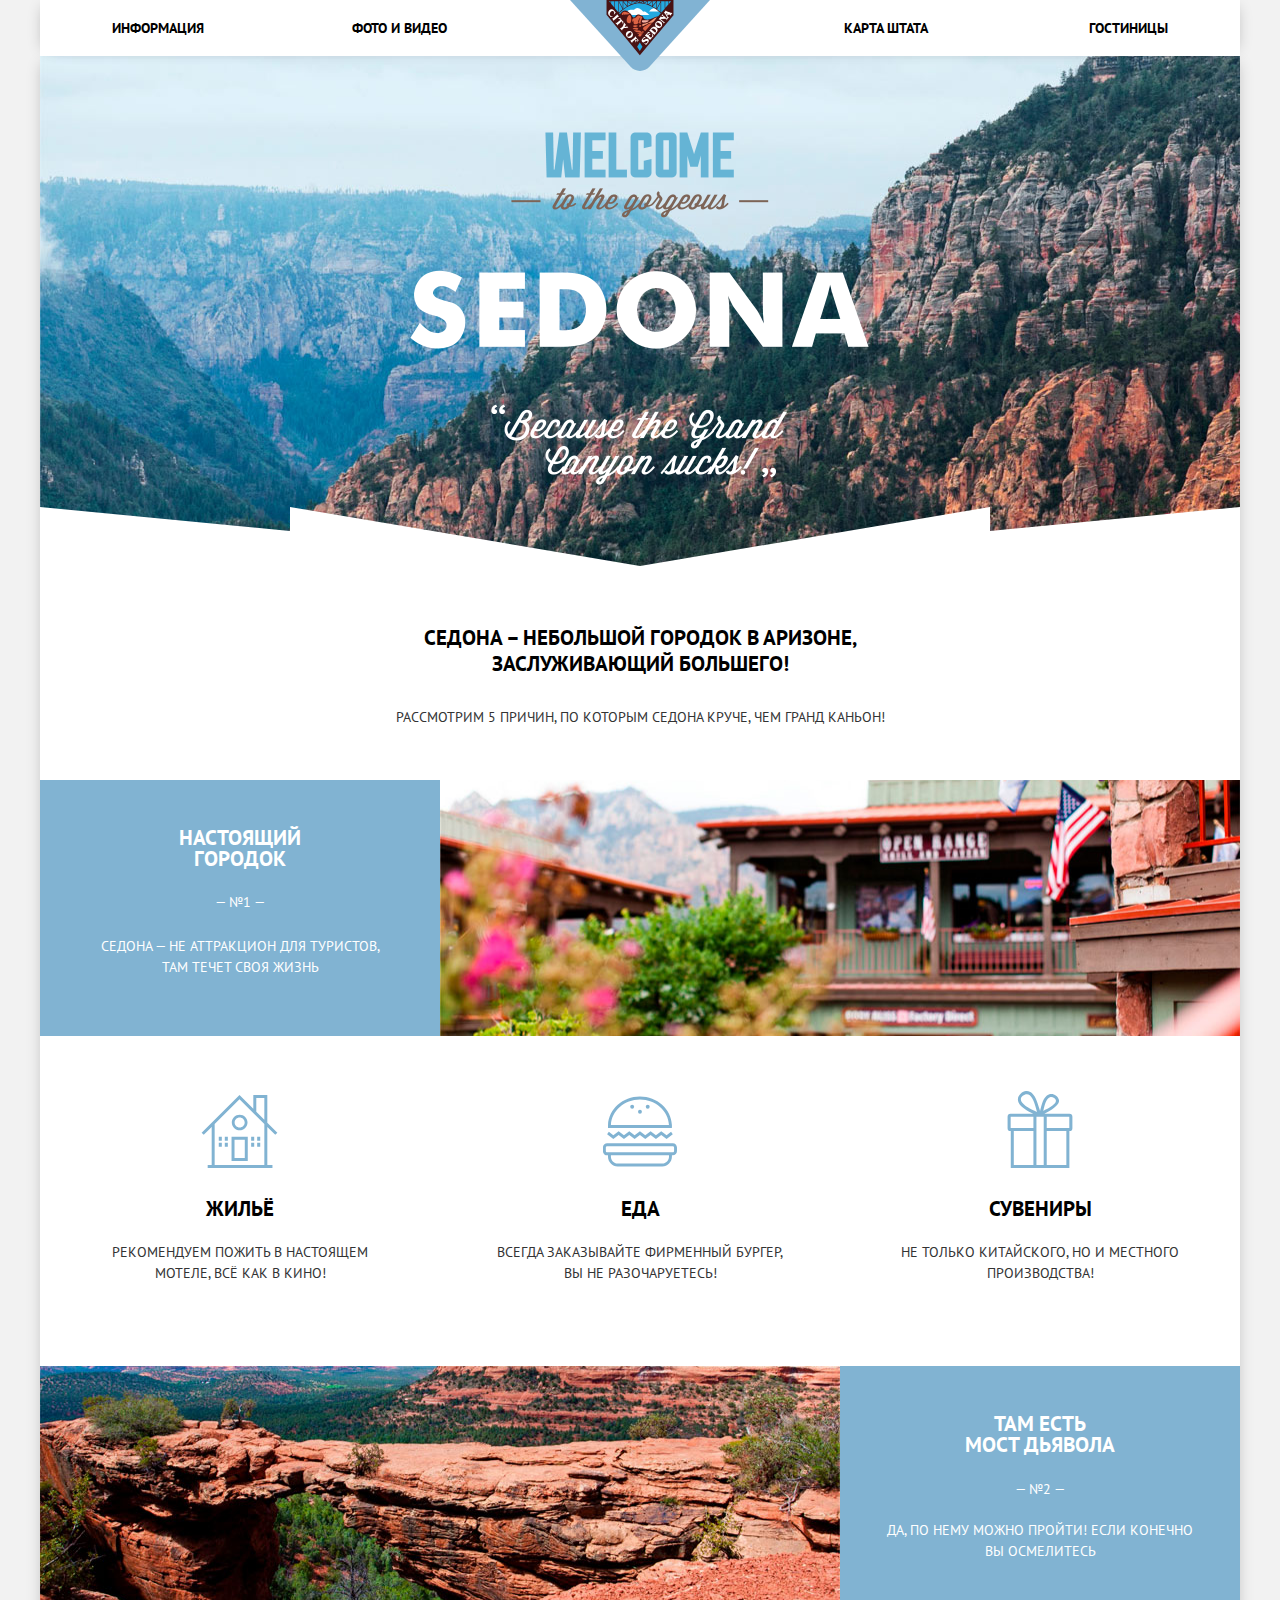
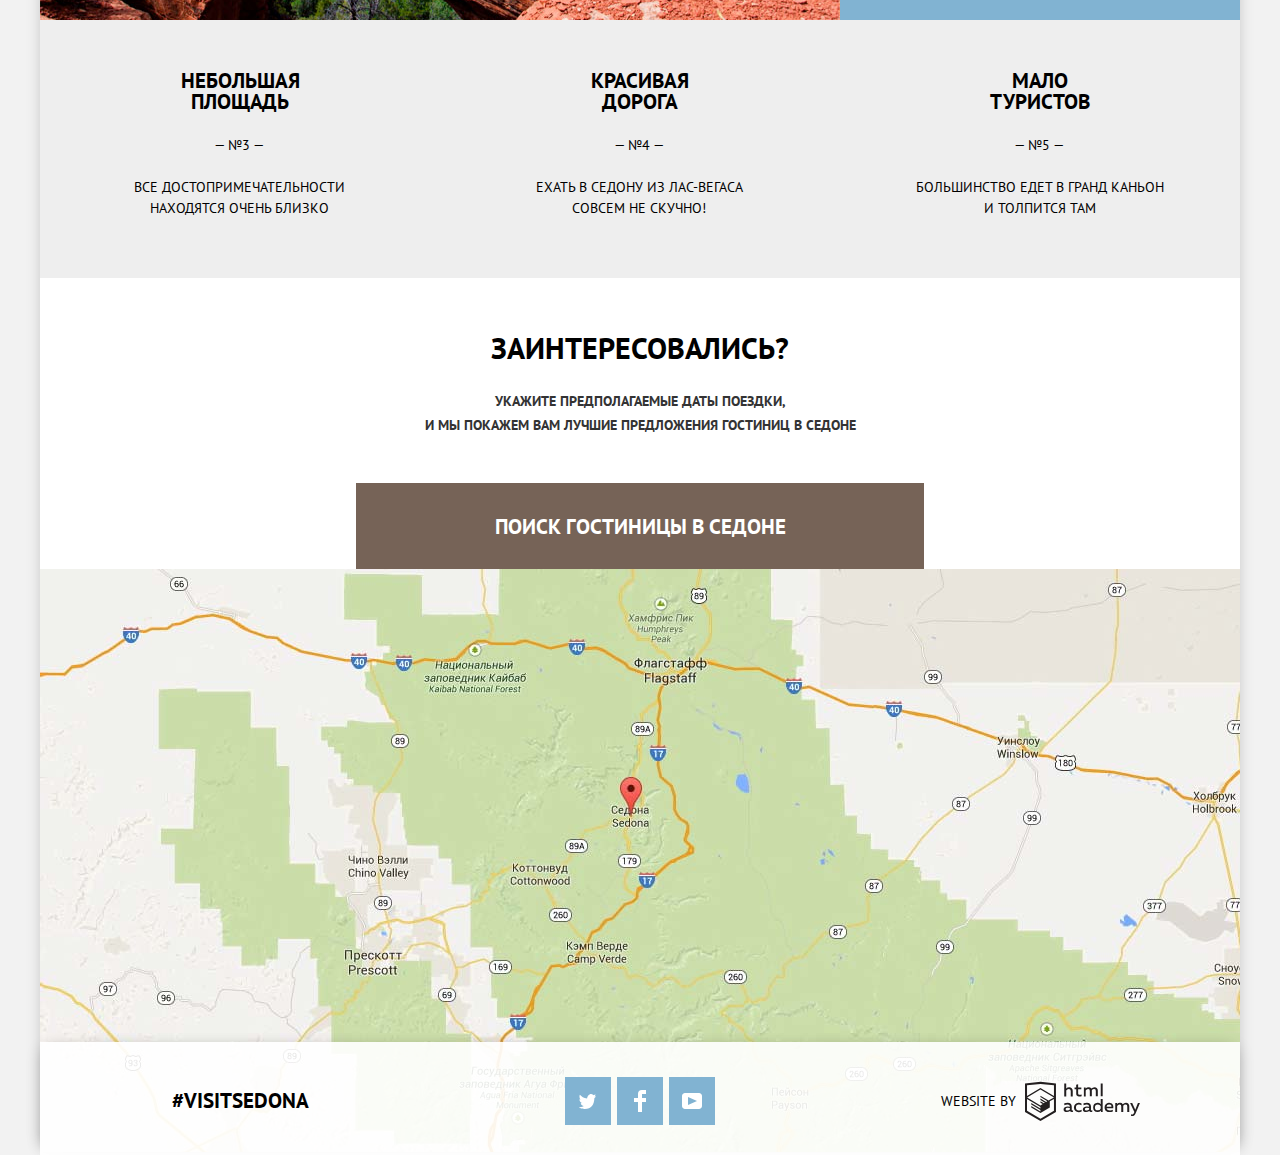
<file: index.html>
<!DOCTYPE html>
<html lang="ru">
  <head>
    <meta charset="utf-8">
    <title>HTML Academy: Седона</title>
    <link href="https://fonts.googleapis.com/css?family=PT+Sans:400,700&amp;subset=cyrillic" rel="stylesheet">
    <link rel="stylesheet" href="css/normalize.min.css">
    <link rel="stylesheet" href="css/style.min.css">
  </head>
  <body>
  	<header class="main-header">
  		<h1 class="visually-hidden">Поиск жилья в городе Седона.</h1>
  		<nav class="main-navigation">
  			<ul class="site-navigation">
  				<li class="header-left"><a href="#">Информация</a></li>
  				<li class="header-left"><a href="#">Фото и Видео</a></li>
  				<li class="header-right"><a href="#">Карта штата</a></li>
  				<li class="header-right"><a href="sedona-hotels.html">Гостиницы</a></li>
  			</ul>
  		</nav>
      <a class="header-logo">
        <img src="img/logo.svg" width="140" height="72" alt="Логотип Седона">
      </a>
  	</header>
  	<main class="container">
  		<section class="main-image">
  			<img src="img/welcome.png" width="459" height="353" alt="Welcom to Sedona">
  		</section>
  		<section class="information">
  			<h2 class="visually-hidden">Преимущества</h2>
  				<b>Седона – небольшой городок в Аризоне, заслуживающий большего!</b>
  				<p>Рассмотрим 5 причин, по которым Седона круче, чем гранд каньон!</p>
  		</section>
  		<section class="reasons reasons-blue">
  			<div class="reasons-item">
  				<h3>Настоящий городок</h3>
	  			<span>— №1 —</span>
	  			<p>Седона — не аттракцион для туристов, там течет своя жизнь</p>
  			</div>
  		</section>
  		<section class="reasons advantages">
  			<div class="advantages-item houses">
  				<h3>Жильё</h3>
		  		<p>Рекомендуем пожить в настоящем мотеле, всё как в кино!</p>
  			</div>
  			<div class="advantages-item food">
  				<h3>Еда</h3>
  				<p>Всегда заказывайте фирменный бургер, вы не разочаруетесь!</p>
  			</div>
  			<div class="advantages-item suvenires">
  				<h3>Сувениры</h3>
  				<p>Не только китайского, но и местного производства!</p>
  			</div>
  		</section>
  		<section class="reasons reasons-bridge">
  			<div class="reasons-item">
  				<h3 class="devel-bridge">Там есть<br>Мост дьявола</h3>
  				<span>— №2 —</span>
  				<p>Да, по нему можно пройти! Если конечно вы осмелитесь</p>
  			</div>
  		</section>
  		<section class="reasons reasons-item">
  			<div class="item-grey">
  				<h3>Небольшая площадь</h3>
  				<span>— №3 —</span>
  				<p>Все достопримечательности  находятся очень близко</p>
  			</div>
			 <div class="item-grey">
				<h3>Красивая дорога</h3>
  				<span>— №4 —</span>
  				<p>Ехать в Седону из Лас-Вегаса совсем не скучно!</p>
			 </div>
			 <div class="item-grey">
				<h3>Мало туристов</h3>
  				<span>— №5 —</span>
  				<p>Большинство едет в гранд каньон и толпится там</p>
			 </div>
  		</section>
  		<section class="search">
  			<b>Заинтересовались?</b>
  			<p>Укажите предполагаемые даты поездки,<br>
  			  и мы покажем вам лучшие предложения гостиниц в Седоне</p>
  			<a href="form.html" class="button-brown">Поиск гостиницы в Седоне</a>
  		</section>
  		<section class="navigation-form">
        <div class="map">
          <iframe src="https://www.google.com/maps/embed?pb=!1m18!1m12!1m3!1d529636.2709185176!2d-111.8824143899738!3d34.85158350286058!2m3!1f0!2f0!3f0!3m2!1i1024!2i768!4f13.1!3m3!1m2!1s0x872da132f942b00d%3A0x5548c523fa6c8efd!2z0KHQtdC00L7QvdCwLCDQkNGA0LjQt9C-0L3QsCA4NjMzNiwg0KHQqNCQ!5e0!3m2!1sru!2sru!4v1536679465255"></iframe>
        </div>
  			<div class="search-form">
  				<form action="https://echo.htmlacademy.ru" method="post">
  					<div class="data-in">
  						<label for="coming-form">Дата заезда:</label>
  			 			<input type="text" name="coming-date" id="coming-form" value="24 апреля 2017">
              <button type="button" class="calendar">
                <svg xmlns="http://www.w3.org/2000/svg" width="21" height="22" viewBox="0 0 21 22"><path d="M19.251 2.025h-2.845V.648c0-.381-.294-.689-.656-.689-.363 0-.656.308-.656.689v1.377h-3.938V.648c0-.381-.294-.689-.655-.689-.363 0-.657.308-.657.689v1.377H5.906V.648c0-.381-.294-.689-.656-.689-.363 0-.657.308-.657.689v1.377H1.75C.784 2.025 0 2.847 0 3.862v16.302C0 21.179.784 22 1.75 22h17.501c.966 0 1.749-.821 1.749-1.836V3.862c0-1.015-.783-1.837-1.749-1.837zm.437 18.139a.448.448 0 0 1-.437.459H1.75a.45.45 0 0 1-.438-.459V3.862a.45.45 0 0 1 .438-.459h2.844v1.378c0 .381.294.689.657.689.362 0 .656-.308.656-.689V3.403h3.938v1.378c0 .381.294.689.657.689.361 0 .655-.308.655-.689V3.403h3.938v1.378c0 .381.293.689.656.689.362 0 .656-.308.656-.689V3.403h2.845c.241 0 .437.206.437.459v16.302z"/><path d="M4.594 8.225h2.625v2.066H4.594zM4.594 11.668h2.625v2.067H4.594zM4.594 15.112h2.625v2.066H4.594zM9.188 15.112h2.625v2.066H9.188zM9.188 11.668h2.625v2.067H9.188zM9.188 8.225h2.625v2.066H9.188zM13.781 15.112h2.625v2.066h-2.625zM13.781 11.668h2.625v2.067h-2.625zM13.781 8.225h2.625v2.066h-2.625z"/></svg>
              </button>
  			 		</div>
  			 		<div class="data-out">
  			 			 <label for="leave-form">Дата выезда:</label>
  			 			<input type="text" name="leave-date" id="leave-form" value="4 июля 2017">
              <button type="button" class="calendar">
                <svg xmlns="http://www.w3.org/2000/svg" width="21" height="22" viewBox="0 0 21 22"><path d="M19.251 2.025h-2.845V.648c0-.381-.294-.689-.656-.689-.363 0-.656.308-.656.689v1.377h-3.938V.648c0-.381-.294-.689-.655-.689-.363 0-.657.308-.657.689v1.377H5.906V.648c0-.381-.294-.689-.656-.689-.363 0-.657.308-.657.689v1.377H1.75C.784 2.025 0 2.847 0 3.862v16.302C0 21.179.784 22 1.75 22h17.501c.966 0 1.749-.821 1.749-1.836V3.862c0-1.015-.783-1.837-1.749-1.837zm.437 18.139a.448.448 0 0 1-.437.459H1.75a.45.45 0 0 1-.438-.459V3.862a.45.45 0 0 1 .438-.459h2.844v1.378c0 .381.294.689.657.689.362 0 .656-.308.656-.689V3.403h3.938v1.378c0 .381.294.689.657.689.361 0 .655-.308.655-.689V3.403h3.938v1.378c0 .381.293.689.656.689.362 0 .656-.308.656-.689V3.403h2.845c.241 0 .437.206.437.459v16.302z"/><path d="M4.594 8.225h2.625v2.066H4.594zM4.594 11.668h2.625v2.067H4.594zM4.594 15.112h2.625v2.066H4.594zM9.188 15.112h2.625v2.066H9.188zM9.188 11.668h2.625v2.067H9.188zM9.188 8.225h2.625v2.066H9.188zM13.781 15.112h2.625v2.066h-2.625zM13.781 11.668h2.625v2.067h-2.625zM13.781 8.225h2.625v2.066h-2.625z"/></svg>
              </button>
  			 		</div>
            <div class="people-number">
    			 		<div class="adults">
    			 			<label for="adult-number-form">Взрослые:</label>
    			 			<button type="button">–</button>
    			 			<input type="text" name="adult-number" id="adult-number-form" value="2">
    			 			<button type="button">+</button>
    			 		</div>
    			 		<div class="children">
    			 			<label for="child-number-form">Дети:</label>
    			 			<button type="button">–</button>
    			 			<input type="text" name="child-number" id="child-number-form" value="0">
    			 			<button type="button">+</button>
    			 		</div>
            </div>
    			 	<div class="search-button">
              <button type="submit" class="button-blue">Найти</button>
    		 		</div>
  			 	</form>
  			</div>
  		</section>
  	</main>
  	<footer class="main-footer footer-index">
  		<div class="hashtag">
  			<a href="#">#visitsedona</a>
  		</div>
      <div class="footer-social">
        <ul class="social-icons">
          <li>
            <a class="social-button" href="#">
              <svg xmlns="http://www.w3.org/2000/svg" xmlns:xlink="http://www.w3.org/1999/xlink" x="0px" y="0px"
                 width="17px" height="15px" viewBox="0 0 17 15">
              <path fill="#FFFFFF" d="M10.95,0.144c1.685-0.496,2.984,0.27,3.577,1.179c0.673-0.231,1.331-0.481,2.011-0.708
              c-0.004,0.861-0.522,1.513-0.857,1.768c0.685,0.17,1.304-0.491,1.304-0.491c-0.169,1-1.006,1.788-1.563,2.024
              c-0.231,6.75-3.175,11.217-10.077,11.082c-0.522,0,0.075,0-0.446,0c-0.41,0-4.164-0.46-4.898-1.887
              c2.271,0.196,3.893-0.422,4.693-1.177c-0.96-0.3-2.679-0.477-2.979-2.95C2.064,9.09,2.279,9.212,2.905,9.103
              C1.705,8.247,0.374,7.53,0.448,5.33c0.285,0.328,1.067,0.536,1.34,0.472c-0.703-0.241-1.97-3.36-0.894-4.952
              c1.818,1.854,3.735,3.606,7.152,3.773C8.254,2.33,9.183,0.793,10.95,0.144z"/>
              </svg>
              <p class="visually-hidden">Follow me on Twitter</p>
            </a>
          </li>
          <li><a class="social-button" href="#">
            <svg xmlns="http://www.w3.org/2000/svg" width="12" height="22" viewBox="0 0 12 22"><path fill="#FFF" d="M12 4V0H8a4 4 0 0 0-4 4v4H0v4h4v10h4V12h4V8H8V4h4z"/></svg>
            <p class="visually-hidden">Follow me on Facebook</p></a>
          </li>
          <li><a class="social-button" href="#">
            <svg xmlns="http://www.w3.org/2000/svg" xmlns:xlink="http://www.w3.org/1999/xlink" x="0px" y="0px"
               width="20px" height="16px" viewBox="0 0 20 16" enable-background="new 0 0 20 16" xml:space="preserve">
            <path fill="#FFFFFF" d="M17,0H3C1.35,0,0,1.35,0,3v10c0,1.65,1.35,3,3,3h14c1.65,0,3-1.35,3-3V3C20,1.35,18.65,0,17,0z
               M6.027,11.998V4.002L15.014,8L6.027,11.998z"/>
            </svg>
            <p class="visually-hidden"> Follow me on YouTube</p></a>
          </li>
        </ul>
      </div>
  		<div class="footer-copyright">
        <a href="https://htmlacademy.ru/intensive/htmlcss" class="copyright-lan" target="_blank">
          Website by 
          <svg xmlns="http://www.w3.org/2000/svg"
           width="115px" height="41px" viewBox="0 0 108.08 36.85">
            <title>logo-htmlacademy-small1</title>
            <path d="M44.61,26.88a2,2,0,0,0,.55-0.1v1.33a3.25,3.25,0,0,1-1.18.21,1.67,1.67,0,0,1-1.67-1,4.84,4.84,0,0,1-3.14,1.08c-1.51,0-2.91-.83-2.91-2.55,0-2.13,2-2.79,3.71-2.79a11.08,11.08,0,0,1,2.17.25v-0.3c0-1-.76-1.77-2.19-1.77a7.42,7.42,0,0,0-3,.64v-1.7a10.21,10.21,0,0,1,3.19-.55c2.36,0,3.81,1.12,3.81,3.65v3a0.54,0.54,0,0,0,.49.59h0.17Zm-6.44-1.13A1.35,1.35,0,0,0,39.63,27h0.11a3.39,3.39,0,0,0,2.41-1V24.58a9.72,9.72,0,0,0-1.81-.21c-1,0-2.16.33-2.16,1.38h0Zm12.36-6.11a5,5,0,0,1,2.57.64V22a4.08,4.08,0,0,0-2.3-.7,2.75,2.75,0,1,0,0,5.49,5,5,0,0,0,2.43-.64v1.71a6.27,6.27,0,0,1-2.76.57A4.21,4.21,0,0,1,46,24.51q0-.21,0-0.41a4.32,4.32,0,0,1,4.18-4.46h0.38Zm12.17,7.24a2,2,0,0,0,.55-0.1v1.33a3.25,3.25,0,0,1-1.18.21,1.67,1.67,0,0,1-1.67-1,4.84,4.84,0,0,1-3.14,1.08c-1.51,0-2.91-.83-2.91-2.55,0-2.13,2-2.79,3.71-2.79a11.08,11.08,0,0,1,2.17.25v-0.3c0-1-.76-1.77-2.19-1.77a7.42,7.42,0,0,0-3,.64v-1.7a10.21,10.21,0,0,1,3.19-.55c2.36,0,3.81,1.12,3.81,3.65v3a0.54,0.54,0,0,0,.49.59h0.17Zm-6.44-1.13A1.35,1.35,0,0,0,57.73,27h0.11a3.39,3.39,0,0,0,2.41-1V24.58a9.72,9.72,0,0,0-1.81-.21c-1.06,0-2.16.33-2.16,1.38h0ZM73,16V28.2H71.35V26.88a3.88,3.88,0,0,1-3.19,1.54,4.4,4.4,0,0,1,0-8.78,3.81,3.81,0,0,1,3,1.3V16H73Zm-4.53,5.22a2.76,2.76,0,1,0,0,5.52A2.86,2.86,0,0,0,71.15,25V23A2.91,2.91,0,0,0,68.49,21.27ZM79,19.64c3.31,0,4.46,2.68,3.92,5.09H76.7c0.21,1.5,1.67,2.11,3.19,2.11a6.11,6.11,0,0,0,2.64-.59v1.6a7.14,7.14,0,0,1-3,.57C77,28.42,74.78,27,74.78,24a4.18,4.18,0,0,1,4-4.39H79Zm0.09,1.54a2.28,2.28,0,0,0-2.44,2.1v0.06H81.3A2,2,0,0,0,79.13,21.18Zm5.73,7V19.87h1.65v1a3.81,3.81,0,0,1,2.78-1.27A2.86,2.86,0,0,1,91.89,21a4.12,4.12,0,0,1,2.91-1.33A3.06,3.06,0,0,1,98,23V28.2h-1.9V23.05a1.59,1.59,0,0,0-1.42-1.75H94.42a2.8,2.8,0,0,0-2.07,1.12V28.2h-1.9V23.05A1.59,1.59,0,0,0,89,21.31H88.8a3,3,0,0,0-2.21,1.29v5.63H84.86Zm21.31-8.33h1.9l-3.91,9.46c-0.9,2.17-2.09,2.86-3.35,2.86a4.76,4.76,0,0,1-1.1-.14V30.46a2.86,2.86,0,0,0,.85.12c0.9,0,1.58-.64,2.07-1.9l0.17-.42-4-8.4h2l2.86,6.29ZM38.73,1.46V6.22a3.81,3.81,0,0,1,2.7-1.14,3.25,3.25,0,0,1,3.44,3.4v5.15H43V8.72a1.81,1.81,0,0,0-1.61-2h-0.3a2.93,2.93,0,0,0-2.32,1.39v5.52h-1.9V1.46h1.9ZM49.94,2.31v3h3V6.91h-3v3.81c0,1.1.5,1.46,1.58,1.46a4.49,4.49,0,0,0,1.69-.33v1.6A6.8,6.8,0,0,1,51,13.8a2.55,2.55,0,0,1-2.86-2.74V6.89H46.58V5.26h1.5V2.74Zm5.4,11.31V5.28H57v1A3.81,3.81,0,0,1,59.77,5a2.86,2.86,0,0,1,2.6,1.33A4.12,4.12,0,0,1,65.28,5,3.06,3.06,0,0,1,68.44,8.4v5.21h-1.9V8.46a1.59,1.59,0,0,0-1.42-1.75H64.89a2.8,2.8,0,0,0-2.07,1.12v5.78h-1.9V8.46A1.59,1.59,0,0,0,59.5,6.71H59.27A3,3,0,0,0,57.06,8v5.63H55.34ZM71.17,1.45H73V13.6H71.17V1.45ZM14.71,0H14.55L0,1.54V28.21l14.55,8.66,14.55-8.66V1.54Zm12.5,27.1L14.55,34.64,1.9,27.12V16.18l12.59,7.5V25L5.86,19.9v1.31l8.68,5.21v1.39L5.87,22.65V24l8.68,5.21,8.75-5.24V18.31L27.2,16V27.12Zm0-12.53-3.48,2-1.6,1L14.51,13v1.31L21,18.23H21l-0.14.09-1,.54-5.37-3.2V17l4.24,2.52-1,.67-3.2-1.9v1.31l2.1,1.24L14.5,22.1,2,14.65,14.51,7.11Zm0-1.32L14.49,5.76,1.91,13.25v-10L14.56,1.92,27.21,3.25v10h0Z" transform="translate(0 -0.02)" fill="#231f20"/>
          </svg>
        </a>
       </div>
  	</footer>
    <script src="js/script.min.js"></script>
  </body>
</html>
</file>
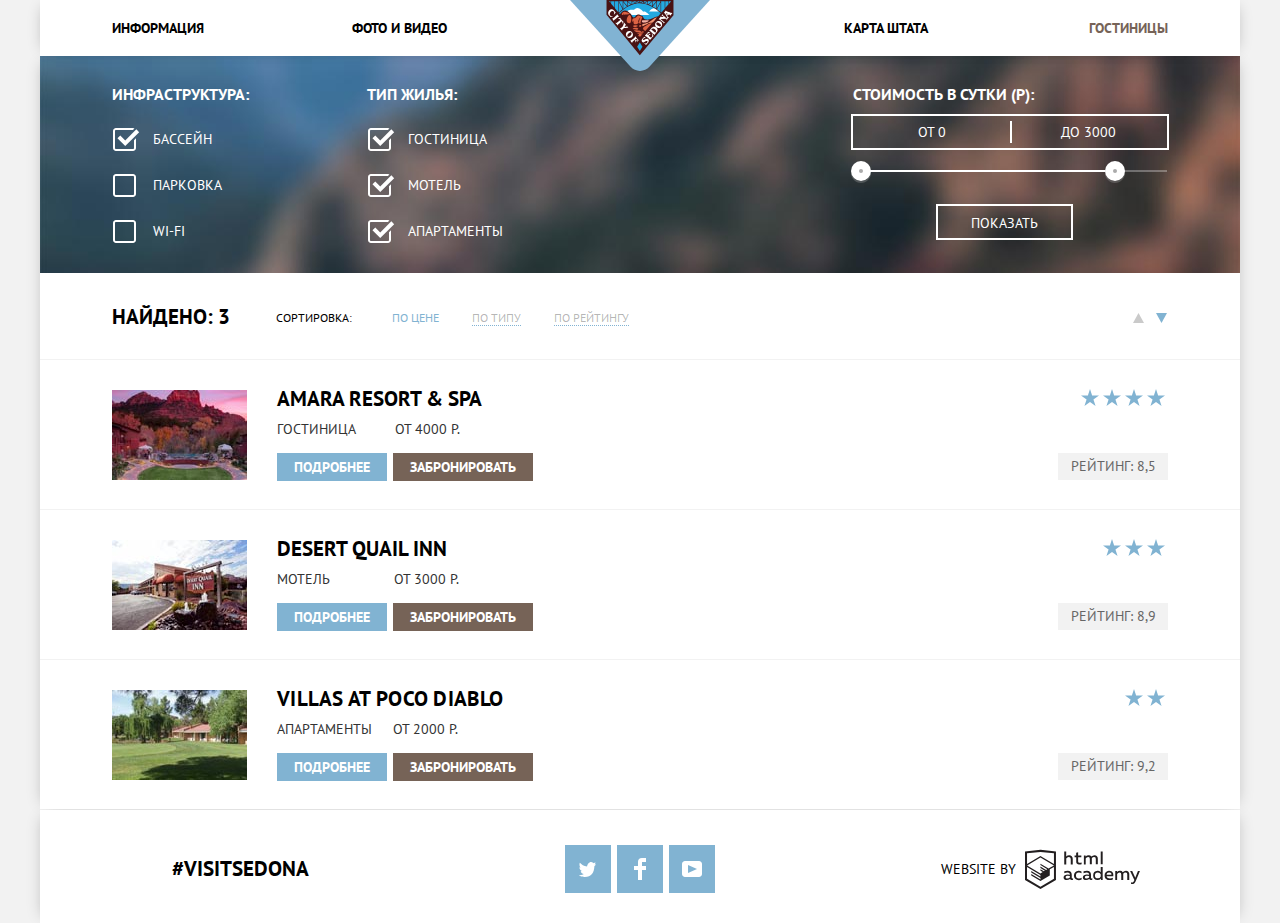
<file: sedona-hotels.html>
<!DOCTYPE html>
<html lang="ru">
  <head>
    <meta charset="utf-8">
    <title>HTML Academy: Седона</title>
    <link href="https://fonts.googleapis.com/css?family=PT+Sans:400,700&amp;subset=cyrillic" rel="stylesheet">
    <link rel="stylesheet" href="css/normalize.min.css">
    <link rel="stylesheet" href="css/style.min.css">
  </head>
  <body>
    <header class="main-header">
      <h1 class="visually-hidden">Поиск жилья в городе Седона.</h1>
      <nav class="main-navigation">
        <ul class="site-navigation">
          <li class="header-left"><a href="#">Информация</a></li>
          <li class="header-left"><a href="#">Фото и Видео</a></li>
          <li class="header-right"><a href="#">Карта штата</a></li>
          <li class="header-right"><a class="header-active">Гостиницы</a></li>
        </ul>
      </nav>
        <a href="index.html" class="header-logo">
          <img src="img/logo.svg" width="140" height="72" alt="Логотип Седона">
        </a>
    </header>
    <main class="container">
      <section class="hotel-search">
        <form action="https://echo.htmlacademy.ru" method="post">
          <div class="pluses-form">
              <h2>Инфраструктура:</h2>
              <label class="pool-checkbox" tabindex="1">
                <input type="checkbox" name="pool" id="pool-field" class="visually-hidden" checked>
                <span class="checkbox-indicator"></span>
                Бассейн
              </label>
              <label class="parking-checkbox" tabindex="1">
                <input type="checkbox" name="parking" id="parking-field" class="visually-hidden">
                <span class="checkbox-indicator"></span>
                Парковка
              </label>
              <label class="lan-checkbox" tabindex="1">
                <input type="checkbox" name="wi-fi" id="lan-field" class="visually-hidden">
                <span class="checkbox-indicator"></span>
                Wi-Fi
              </label>
          </div>
          <div class="type-form">
              <h2>Тип жилья:</h2>
              <label for="hotel-form" tabindex="1">
                <input type="checkbox" name="hotel" id="hotel-form" class="visually-hidden" checked>
                <span class="checkbox-indicator"></span>
                Гостиница
              </label>
              <label for="motel-form" tabindex="1">
                <input type="checkbox" name="motel" id="motel-form" class="visually-hidden" checked>
                <span class="checkbox-indicator"></span>
                Мотель
              </label>
              <label for="apartments-form" tabindex="1">
                <input type="checkbox" name="apartments" id="apartments-form" class="visually-hidden" checked>
                <span class="checkbox-indicator"></span>
                Апартаменты
              </label>
          </div>
          <div class="price-form">
            <h2>Стоимость в сутки (Р):</h2>
            <div class="price-number">
              <label class="left-item">
                От
                <input type="text" name="left-column" value="0">
              </label>
              <label class="right-item">
                До
                <input type="text" name="right-column" value="3000">
              </label>
            </div>
            <div class="range-control">
              <div class="scale">
                <div class="bar"></div>
              </div>
              <div class="range-toggle range-toggle-min"></div>
              <div class="range-toggle range-toggle-max"></div>
            </div>
            <button type="submit" class="form-button"><span>Показать</span></button>
          </div>
        </form>
      </section>
      <section class="navigation-form-hotels">
        <div class="count-form">
          <span>Найдено: 3</span>
        </div>
        <div class="sorting-form">
          <p>Сортировка:</p>
          <ul>
            <li><a href="#" class="active">По цене</a></li>
            <li><a href="#">По типу</a></li>
            <li><a href="#">По рейтингу</a></li>
          </ul>
        </div>
        <div class="rating-form">
          <ul>
            <li>
              <a href="#" class="up-list" >
                <svg xmlns="http://www.w3.org/2000/svg" width="11" height="10" viewBox="0 0 11 10"><path fill="#231F20" d="M5.5 0L0 10h11z"/></svg>
                <span class="visually-hidden">up</span>
              </a>
            </li>
            <li>
              <a href="#" class="down-list">
                <svg xmlns="http://www.w3.org/2000/svg" width="11" height="10" viewBox="0 0 11 10"><path fill="#231F20" d="M5.5 10L0 0h11"/></svg>
                <span class="visually-hidden">down</span>
              </a>
            </li>
          </ul>
        </div>
      </section>
      <section class="search-results">
        <article class="hotels">
          <div class="hotel-image">
            <img src="img/amara-resort.jpg" width="135" height="90" alt="amara resort photo">
          </div>
          <div class="hotel-info amara-resort">
            <h1><a href="#">Amara resort & spa</a></h1>
            <div class="price-info">
            <span>Гостиница</span>
            <span> от 4000 р.</span>
            </div>
            <div class="hotels-buttons">
            <a href="#" class="button-blue">Подробнее</a>
            <a href="#" class="button-brown">Забронировать</a>
            </div>
          </div>
          <div class="rating">
            <div class="amara-stars">
            </div>
            <div class="hotel-rating">
              <span>Рейтинг: 8,5</span>
            </div>
          </div>
        </article>
        <article class="hotels">
          <div class="hotel-image">
            <img src="img/desert-inn.jpg" width="135" height="90" alt="Desert quail фото">
          </div>
          <div class="hotel-info desert-inn">
            <h1><a href="#">Desert quail inn</a></h1>
            <div class="price-info">
              <span class="">Мотель</span>
              <span> от 3000 р.</span>
            </div>
            <div class="hotels-buttons">
              <a href="#" class="button-blue">Подробнее</a>
              <a href="#" class="button-brown">Забронировать</a>
            </div>
          </div>
          <div class="rating">
            <div class="desert-stars">
            </div>
            <div class="hotel-rating">
              <span>Рейтинг: 8,9</span>
            </div>
          </div> 
        </article>
        <article class="hotels">
          <div class="hotel-image">
            <img src="img/pocco-diablo.jpg" width="135" height="90" alt="Villas at Poco Diablo фото">
          </div>
          <div class="hotel-info pocco-diablo">
            <h1><a href="#">Villas at Poco Diablo</a></h1>
            <div class="price-info">
              <span>Апартаменты</span>
              <span> от 2000 р.</span>
            </div>
            <div class="hotels-buttons">
              <a href="#" class="button-blue">Подробнее</a>
              <a href="#" class="button-brown">Забронировать</a>
            </div>
          </div>
          <div class="rating">
            <div class="pocco-stars">
            </div>
            <div class="hotel-rating">
              <span>Рейтинг: 9,2</span>
            </div>
          </div>
        </article>
      </section>
    </main>
    <footer class="main-footer footer-hotels">
      <div class="hashtag">
        <a href="#">#visitsedona</a>
      </div>
      <div class="footer-social">
       <ul class="social-icons">
          <li>
            <a class="social-button" href="#">
              <svg xmlns="http://www.w3.org/2000/svg" xmlns:xlink="http://www.w3.org/1999/xlink" x="0px" y="0px"
                 width="17px" height="15px" viewBox="0 0 17 15" enable-background="new 0 0 17 15" xml:space="preserve">
              <path fill="#FFFFFF" d="M10.95,0.144c1.685-0.496,2.984,0.27,3.577,1.179c0.673-0.231,1.331-0.481,2.011-0.708
              c-0.004,0.861-0.522,1.513-0.857,1.768c0.685,0.17,1.304-0.491,1.304-0.491c-0.169,1-1.006,1.788-1.563,2.024
              c-0.231,6.75-3.175,11.217-10.077,11.082c-0.522,0,0.075,0-0.446,0c-0.41,0-4.164-0.46-4.898-1.887
              c2.271,0.196,3.893-0.422,4.693-1.177c-0.96-0.3-2.679-0.477-2.979-2.95C2.064,9.09,2.279,9.212,2.905,9.103
              C1.705,8.247,0.374,7.53,0.448,5.33c0.285,0.328,1.067,0.536,1.34,0.472c-0.703-0.241-1.97-3.36-0.894-4.952
              c1.818,1.854,3.735,3.606,7.152,3.773C8.254,2.33,9.183,0.793,10.95,0.144z"/>
              </svg>
              <p class="visually-hidden">Follow me on Twitter</p>
            </a>
          </li>
          <li>
            <a class="social-button" href="#">
            <svg xmlns="http://www.w3.org/2000/svg" width="12" height="22" viewBox="0 0 12 22"><path fill="#FFF" d="M12 4V0H8a4 4 0 0 0-4 4v4H0v4h4v10h4V12h4V8H8V4h4z"/></svg>
            <p class="visually-hidden">Follow me on Facebook</p></a>
          </li>
          <li>
            <a class="social-button" href="#">
            <svg xmlns="http://www.w3.org/2000/svg" xmlns:xlink="http://www.w3.org/1999/xlink" x="0px" y="0px"
               width="20px" height="16px" viewBox="0 0 20 16" enable-background="new 0 0 20 16" xml:space="preserve">
            <path fill="#FFFFFF" d="M17,0H3C1.35,0,0,1.35,0,3v10c0,1.65,1.35,3,3,3h14c1.65,0,3-1.35,3-3V3C20,1.35,18.65,0,17,0z
               M6.027,11.998V4.002L15.014,8L6.027,11.998z"/>
            </svg>
            <p class="visually-hidden"> Follow me on YouTube</p></a>
          </li>
        </ul>
      </div>
      <div class="footer-copyright">
        <a href="https://htmlacademy.ru/intensive/htmlcss" class="copyright-lan" target="_blank">
          <span>Website by</span> 
          <svg xmlns="http://www.w3.org/2000/svg"
           width="115px" height="41px" viewBox="0 0 108.08 36.85"><title>logo-htmlacademy-small1</title><path d="M44.61,26.88a2,2,0,0,0,.55-0.1v1.33a3.25,3.25,0,0,1-1.18.21,1.67,1.67,0,0,1-1.67-1,4.84,4.84,0,0,1-3.14,1.08c-1.51,0-2.91-.83-2.91-2.55,0-2.13,2-2.79,3.71-2.79a11.08,11.08,0,0,1,2.17.25v-0.3c0-1-.76-1.77-2.19-1.77a7.42,7.42,0,0,0-3,.64v-1.7a10.21,10.21,0,0,1,3.19-.55c2.36,0,3.81,1.12,3.81,3.65v3a0.54,0.54,0,0,0,.49.59h0.17Zm-6.44-1.13A1.35,1.35,0,0,0,39.63,27h0.11a3.39,3.39,0,0,0,2.41-1V24.58a9.72,9.72,0,0,0-1.81-.21c-1,0-2.16.33-2.16,1.38h0Zm12.36-6.11a5,5,0,0,1,2.57.64V22a4.08,4.08,0,0,0-2.3-.7,2.75,2.75,0,1,0,0,5.49,5,5,0,0,0,2.43-.64v1.71a6.27,6.27,0,0,1-2.76.57A4.21,4.21,0,0,1,46,24.51q0-.21,0-0.41a4.32,4.32,0,0,1,4.18-4.46h0.38Zm12.17,7.24a2,2,0,0,0,.55-0.1v1.33a3.25,3.25,0,0,1-1.18.21,1.67,1.67,0,0,1-1.67-1,4.84,4.84,0,0,1-3.14,1.08c-1.51,0-2.91-.83-2.91-2.55,0-2.13,2-2.79,3.71-2.79a11.08,11.08,0,0,1,2.17.25v-0.3c0-1-.76-1.77-2.19-1.77a7.42,7.42,0,0,0-3,.64v-1.7a10.21,10.21,0,0,1,3.19-.55c2.36,0,3.81,1.12,3.81,3.65v3a0.54,0.54,0,0,0,.49.59h0.17Zm-6.44-1.13A1.35,1.35,0,0,0,57.73,27h0.11a3.39,3.39,0,0,0,2.41-1V24.58a9.72,9.72,0,0,0-1.81-.21c-1.06,0-2.16.33-2.16,1.38h0ZM73,16V28.2H71.35V26.88a3.88,3.88,0,0,1-3.19,1.54,4.4,4.4,0,0,1,0-8.78,3.81,3.81,0,0,1,3,1.3V16H73Zm-4.53,5.22a2.76,2.76,0,1,0,0,5.52A2.86,2.86,0,0,0,71.15,25V23A2.91,2.91,0,0,0,68.49,21.27ZM79,19.64c3.31,0,4.46,2.68,3.92,5.09H76.7c0.21,1.5,1.67,2.11,3.19,2.11a6.11,6.11,0,0,0,2.64-.59v1.6a7.14,7.14,0,0,1-3,.57C77,28.42,74.78,27,74.78,24a4.18,4.18,0,0,1,4-4.39H79Zm0.09,1.54a2.28,2.28,0,0,0-2.44,2.1v0.06H81.3A2,2,0,0,0,79.13,21.18Zm5.73,7V19.87h1.65v1a3.81,3.81,0,0,1,2.78-1.27A2.86,2.86,0,0,1,91.89,21a4.12,4.12,0,0,1,2.91-1.33A3.06,3.06,0,0,1,98,23V28.2h-1.9V23.05a1.59,1.59,0,0,0-1.42-1.75H94.42a2.8,2.8,0,0,0-2.07,1.12V28.2h-1.9V23.05A1.59,1.59,0,0,0,89,21.31H88.8a3,3,0,0,0-2.21,1.29v5.63H84.86Zm21.31-8.33h1.9l-3.91,9.46c-0.9,2.17-2.09,2.86-3.35,2.86a4.76,4.76,0,0,1-1.1-.14V30.46a2.86,2.86,0,0,0,.85.12c0.9,0,1.58-.64,2.07-1.9l0.17-.42-4-8.4h2l2.86,6.29ZM38.73,1.46V6.22a3.81,3.81,0,0,1,2.7-1.14,3.25,3.25,0,0,1,3.44,3.4v5.15H43V8.72a1.81,1.81,0,0,0-1.61-2h-0.3a2.93,2.93,0,0,0-2.32,1.39v5.52h-1.9V1.46h1.9ZM49.94,2.31v3h3V6.91h-3v3.81c0,1.1.5,1.46,1.58,1.46a4.49,4.49,0,0,0,1.69-.33v1.6A6.8,6.8,0,0,1,51,13.8a2.55,2.55,0,0,1-2.86-2.74V6.89H46.58V5.26h1.5V2.74Zm5.4,11.31V5.28H57v1A3.81,3.81,0,0,1,59.77,5a2.86,2.86,0,0,1,2.6,1.33A4.12,4.12,0,0,1,65.28,5,3.06,3.06,0,0,1,68.44,8.4v5.21h-1.9V8.46a1.59,1.59,0,0,0-1.42-1.75H64.89a2.8,2.8,0,0,0-2.07,1.12v5.78h-1.9V8.46A1.59,1.59,0,0,0,59.5,6.71H59.27A3,3,0,0,0,57.06,8v5.63H55.34ZM71.17,1.45H73V13.6H71.17V1.45ZM14.71,0H14.55L0,1.54V28.21l14.55,8.66,14.55-8.66V1.54Zm12.5,27.1L14.55,34.64,1.9,27.12V16.18l12.59,7.5V25L5.86,19.9v1.31l8.68,5.21v1.39L5.87,22.65V24l8.68,5.21,8.75-5.24V18.31L27.2,16V27.12Zm0-12.53-3.48,2-1.6,1L14.51,13v1.31L21,18.23H21l-0.14.09-1,.54-5.37-3.2V17l4.24,2.52-1,.67-3.2-1.9v1.31l2.1,1.24L14.5,22.1,2,14.65,14.51,7.11Zm0-1.32L14.49,5.76,1.91,13.25v-10L14.56,1.92,27.21,3.25v10h0Z" transform="translate(0 -0.02)" fill="#231f20"/></svg>
        </a>
       </div>
    </footer>
  </body>
</html>
</file>
<file: css/style.min.css>
html{-webkit-box-sizing:border-box;box-sizing:border-box}
*,::before,::after{-webkit-box-sizing:inherit;box-sizing:inherit}
body{margin:0 auto;padding:0;font-family:"PT Sans",Arial,sans-serif;font-size:14px;line-height:26px;font-weight:700;color:#000;text-transform:uppercase;background-color:#f2f2f2}
a{text-decoration:none}
img{max-width:100%;height:auto}
.visually-hidden:not(:focus):not(:active),input[type="checkbox"].visually-hidden,input[type="radio"].visually-hidden{position:absolute;width:1px;height:1px;margin:-1px;border:0;padding:0;clip:rect(0 0 0 0);overflow:hidden}
.main-header{position:relative;width:1200px;padding:0;margin:0 auto;background-color:#fff;-webkit-box-shadow:5px 0 15px -7px rgba(0,1,1,0.2),-5px 0 15px -7px rgba(0,1,1,0.2);box-shadow:5px 0 15px -7px rgba(0,1,1,0.2),-5px 0 15px -7px rgba(0,1,1,0.2)}
.main-header .header-logo{position:absolute;top:0;left:50%;margin-left:-70px}
.main-navigation{color:#000;width:1200px;padding:0;margin:0 auto;display:-webkit-box;display:-ms-flexbox;display:flex;-webkit-box-orient:horizontal;-webkit-box-direction:normal;-ms-flex-direction:row;flex-direction:row}
.main-navigation .site-navigation{list-style:none;width:1200px;margin:0 auto;padding:0;display:-webkit-box;display:-ms-flexbox;display:flex}
.site-navigation li{width:240px;margin-top:15px;margin-bottom:15px}
.site-navigation a{width:240px;color:#000}
.header-left{text-align:left;padding-left:72px}
.header-right{text-align:right;padding-right:72px}
.header-left:nth-child(2){margin-right:240px}
.site-navigation .header-active{color:#766357}
.site-navigation a:not(.header-active):hover,.site-navigation a:not(.header-active):focus{color:#81b3d2}
.site-navigation a:not(.header-active):active{color:rgba(225,225,225,0.9)}
.container{width:1200px;margin:0 auto;padding:0;-webkit-box-shadow:5px 0 15px -7px rgba(0,1,1,0.2),-5px 0 15px -7px rgba(0,1,1,0.2);box-shadow:5px 0 15px -7px rgba(0,1,1,0.2),-5px 0 15px -7px rgba(0,1,1,0.2)}
.container .main-image{font-size:0;line-height:0;background-color:#eee;background-image:url(../img/polygon.svg),url(../img/background-photo.jpg);background-position:bottom left,top 21% left;background-repeat:no-repeat;width:1200px;min-height:400px;margin:0 auto;padding:0;-webkit-box-align:center;-ms-flex-align:center;align-items:center}
.main-image img{margin:76px 371px 81px 370px}
.information{display:block;width:1200px;margin:0 auto;padding-top:59px;padding-bottom:50px;background-color:#fff;text-align:center}
.information b{display:block;margin-bottom:27px;margin-left:380px;margin-right:380px;font-size:21px;text-align:center}
.information p{margin:0;color:#333;font-weight:400}
.reasons{padding:0;margin:0 auto;margin-top:auto;width:1200px;display:-webkit-box;display:-ms-flexbox;display:flex;-webkit-box-pack:justify;-ms-flex-pack:justify;justify-content:space-between;-webkit-box-align:stretch;-ms-flex-align:stretch;align-items:stretch;position:relative;z-index:500}
.reasons-blue,.reasons-bridge{background-color:#81b3d2}
.reasons-blue .reasons-item{width:400px;margin:0 auto;color:#fff;background-color:#81b3d2;text-align:center;padding:47px 60px 58px}
.reasons-bridge .reasons-item{width:400px;margin:0 auto;color:#fff;background-color:#81b3d2;text-align:center;padding:47px 42px 58px}
.reasons-blue::after{content:"";width:800px;margin:0;padding:0;background-color:#81b3d2;background-image:url(../img/city.jpg);background-repeat:no-repeat;background-position:left bottom 46%;font-size:0;line-height:0}
.reasons-bridge::before{content:"";width:800px;margin:0;padding:0;background-color:#81b3d2;background-image:url(../img/canyon.jpg);background-repeat:no-repeat;background-position:left top 52%;font-size:0;line-height:0}
.reasons-item h3{font-size:21px;line-height:21px;margin:0 79px 20px}
.reasons-item .devel-bridge{margin:0 65px 21px}
.reasons-item span{font-size:14px;line-height:21px;font-weight:400}
.reasons-item p{margin:0;margin-top:21px;font-size:14px;line-height:21px;font-weight:400}
.reasons-bridge p{margin-top:18px}
.advantages{background-color:#fff;text-align:center}
.advantages-item:not(.suvenires){width:400px;padding:59px 50px 82px}
.suvenires{width:400px;padding:55px 50px 82px}
.advantages-item h3{font-size:21px;line-height:21px;margin-top:0;margin-bottom:23px;padding:0}
.advantages-item p{color:#333;line-height:21px;font-weight:400;margin:0 auto;padding:0}
.houses::before{content:" ";display:block;width:77px;height:73px;background:url(../img/icons/icon-1.svg) no-repeat;background-size:77px 73px;margin:0 113px 30px 111px}
.food::before{content:" ";display:block;width:74px;height:73px;background:url(../img/icons/icon-3.svg) no-repeat;background-size:74px 73px;margin:0 113px 30px}
.suvenires::before{content:" ";display:block;width:74px;height:77px;background:url(../img/icons/icon-2.svg) no-repeat;background-size:74px 77px;margin:0 113px 30px}
.reasons-item .item-grey{background-color:#eee;text-align:center;width:400px;padding:50px 58px 59px 55px}
.item-grey h3{margin:0 79px 20px 82px}
.item-grey p{margin:0;margin-top:19px;padding-left:13px;padding-right:12px}
.item-grey:last-child p{padding-left:16px;padding-right:13px}
.search{background-color:#fff;text-align:center;width:1200px;margin:0 auto;display:-webkit-box;display:-ms-flexbox;display:flex;-webkit-box-orient:vertical;-webkit-box-direction:normal;-ms-flex-direction:column;flex-direction:column;-webkit-box-align:center;-ms-flex-align:center;align-items:center;position:relative;z-index:500;padding:52px 380px 0}
.search b{font-size:30px;line-height:36px;margin-bottom:23px}
.search p{color:#333;line-height:24px;margin-top:0;margin-bottom:46px}
.button-brown{color:#fff;text-transform:uppercase;background-color:#766357}
.search .button-brown{width:568px;height:86px;padding-top:31px;text-align:center;font-size:21px;font-weight:inherit;outline:none}
.search .button-brown:hover,.search .button-brown:focus{background-color:#604e43}
.search .button-brown:active{color:rgba(2555,255,255,0.3);background-color:#503e33}
.navigation-form{margin:0 auto;padding:0;width:1200px;display:-webkit-box;display:-ms-flexbox;display:flex;-webkit-box-orient:vertical;-webkit-box-direction:normal;-ms-flex-direction:column;flex-direction:column;-webkit-box-align:center;-ms-flex-align:center;align-items:center;position:relative}
.search-form{background-color:#fff;width:568px;display:-webkit-box;display:-ms-flexbox;display:flex;-webkit-box-orient:vertical;-webkit-box-direction:normal;-ms-flex-direction:column;flex-direction:column;-ms-flex-wrap:nowrap;flex-wrap:nowrap;position:absolute;top:0;left:316px;-webkit-animation-name:slide-open;animation-name:slide-open;-webkit-animation-duration:.6s;animation-duration:.6s;-webkit-animation-timing-function:ease;animation-timing-function:ease;padding:55px}
.modal-hide{display:none}
@-webkit-keyframes slide-open {
0%{-webkit-transform:translateY(-100%);transform:translateY(-100%)}
50%{-webkit-transform:translateY(8%);transform:translateY(8%)}
65%{-webkit-transform:translateY(-4%);transform:translateY(-4%)}
80%{-webkit-transform:translateY(4%);transform:translateY(4%)}
95%{-webkit-transform:translateY(-2%);transform:translateY(-2%)}
100%{-webkit-transform:translateY(0%);transform:translateY(0%)}
}
@keyframes slide-open {
0%{-webkit-transform:translateY(-100%);transform:translateY(-100%)}
50%{-webkit-transform:translateY(8%);transform:translateY(8%)}
65%{-webkit-transform:translateY(-4%);transform:translateY(-4%)}
80%{-webkit-transform:translateY(4%);transform:translateY(4%)}
95%{-webkit-transform:translateY(-2%);transform:translateY(-2%)}
100%{-webkit-transform:translateY(0%);transform:translateY(0%)}
}
@-webkit-keyframes error-shake {
0%,100%{-webkit-transform:translateY(0);transform:translateY(0)}
10%,30%,50%,70%,90%{-webkit-transform:translateY(-5px);transform:translateY(-5px)}
20%,40%,60%,80%{-webkit-transform:translateX(5px);transform:translateX(5px)}
}
@keyframes error-shake {
0%,100%{-webkit-transform:translateY(0);transform:translateY(0)}
10%,30%,50%,70%,90%{-webkit-transform:translateY(-5px);transform:translateY(-5px)}
20%,40%,60%,80%{-webkit-transform:translateX(5px);transform:translateX(5px)}
}
.search-form input{-webkit-box-sizing:border-box;box-sizing:border-box;font-family:inherit;font-size:14px;line-height:26px;font-weight:700;text-transform:uppercase;background-color:#f2f2f2;border:2px solid #f2f2f2;outline:none}
.search-form input[type="text"]:hover{background-color:#ebebeb;border:2px solid #ebebeb}
.search-form input[type="text"]:focus{background-color:#fff;border:2px solid #e5e5e5}
.search-form .data-in{width:458px;height:38px;margin-bottom:29px;position:relative;display:-webkit-box;display:-ms-flexbox;display:flex;-webkit-box-align:center;-ms-flex-align:center;align-items:center}
.data-out{width:458px;height:38px;margin-bottom:31px;position:relative;display:-webkit-box;display:-ms-flexbox;display:flex;-webkit-box-align:center;-ms-flex-align:center;align-items:center}
.data-in input{width:343px}
.data-out input{width:343px}
.data-in label{white-space:nowrap;margin-right:25px}
.data-out label{white-space:nowrap;margin-right:21px}
.data-in input,.data-out input{padding-top:5px;padding-bottom:3px;padding-left:10px}
.data-in button{width:21px;height:22px;margin:0 auto;padding:0;border:none;-webkit-box-shadow:none;box-shadow:none;background:transparent;position:absolute;top:8px;right:9px}
.data-out button{width:21px;height:22px;margin:0 auto;padding:0;border:none;-webkit-box-shadow:none;box-shadow:none;background:transparent;position:absolute;top:8px;right:9px}
.calendar path{fill:#cacaca}
.calendar:hover path,.calendar:focus path{fill:#000}
.calendar:active path{fill:#81b3d2}
.adults{margin-right:55px;display:-webkit-box;display:-ms-flexbox;display:flex;-webkit-box-align:center;-ms-flex-align:center;align-items:center}
.children{display:-webkit-box;display:-ms-flexbox;display:flex;-webkit-box-align:center;-ms-flex-align:center;align-items:center}
.adults label{margin-right:40px}
.children label{margin-right:27px}
.search-form .people-number{width:458px;margin-bottom:54px;display:-webkit-box;display:-ms-flexbox;display:flex}
.adults input,.children input{width:37px;height:38px;margin:0;padding:4px 12px;color:#000}
.adults button,.children button{width:38px;height:38px;margin:0;padding:0;font-size:26px;font-weight:700;line-height:26px;color:#a9a9a9;background-color:#f2f2f2;border:none;outline:none}
.adults button:hover,.adults button:focus,.children button:focus,.children button:hover{color:#000}
.children button:active,.adults button:active{color:#81b3d2}
.search-button .button-blue{width:458px;height:58px;margin:0;padding:0;padding-top:2px;font-size:21px;color:#fff;font-weight:700;text-transform:uppercase;background-color:#81b3d2;border:none}
.search-button .button-blue:hover,.search-button .button-blue:focus{background-color:#669ec0}
.search-button .button-blue:active{color:rgba(2555,255,255,0.3);background-color:#5496bd}
.map{width:1200px;min-height:500px;margin:0 auto;padding:0;background-color:#eee;background:url(../img/map.jpg) no-repeat;background-position:left top}
.map iframe{width:1200px;height:575px;border:0}
.container .hotel-search{width:1200px;margin:0 auto;padding:0;color:#fff;background-color:#82a1c0;background-image:url(../img/bg-form.jpg);background-position:center;background-repeat:no-repeat}
.hotel-search form{margin:0 auto;display:-webkit-box;display:-ms-flexbox;display:flex;position:relative;padding:28px 70px 31px 72px}
.hotel-search .pluses-form{width:250px;margin-right:13px;display:-webkit-box;display:-ms-flexbox;display:flex;-webkit-box-orient:vertical;-webkit-box-direction:normal;-ms-flex-direction:column;flex-direction:column}
.hotel-search .type-form{width:250px;margin-right:242px;display:-webkit-box;display:-ms-flexbox;display:flex;-webkit-box-orient:vertical;-webkit-box-direction:normal;-ms-flex-direction:column;flex-direction:column}
.hotel-search .price-form{width:330px;display:-webkit-box;display:-ms-flexbox;display:flex;-webkit-box-orient:vertical;-webkit-box-direction:normal;-ms-flex-direction:column;flex-direction:column}
.hotel-search h2{font-size:16px;line-height:21px;margin:0;padding:0}
.pluses-form h2,.type-form h2{margin-bottom:23px}
.hotel-search label{line-height:21px;font-weight:400;position:relative}
.pluses-form label,.type-form label{padding-top:1px;padding-left:41px}
.pluses-form label:not(:last-child),.type-form label:not(:last-child){margin-bottom:24px}
.pluses-form input[type="checkbox"] + .checkbox-indicator,.type-form input[type="checkbox"] + .checkbox-indicator{position:absolute;top:0;left:1px;width:27px;height:23px;background-image:url(../img/icons/checkbox-off.svg);background-repeat:no-repeat}
.pluses-form input[type="checkbox"]:checked + .checkbox-indicator,.type-form input[type="checkbox"]:checked + .checkbox-indicator{background-image:url(../img/icons/checkbox-on.svg);background-repeat:no-repeat}
.pluses-form input[type="checkbox"]:disabled + .checkbox-indicator,.type-form input[type="checkbox"]:disabled + .checkbox-indicator{background-image:url(../img/icons/checkbox-off-disabled.svg);background-repeat:no-repeat}
.pluses-form input[type="checkbox"]:disabled:checked + .checkbox-indicator,.type-form input[type="checkbox"]:disabled:checked + .checkbox-indicator{background-image:url(../img/icons/checkbox-on-disabled.svg);background-repeat:no-repeat}
.pluses-form label:focus,.type-form label:focus{outline:2px solid #ffff}
.price-form h2{margin-left:2px;margin-bottom:9px}
.price-number{width:318px;margin:0;margin-bottom:20px;border:2px solid #fff;position:relative;display:-webkit-box;display:-ms-flexbox;display:flex;padding:6px 40px 5px 65px}
.price-number .left-item{margin-right:88px}
.price-number:before{content:" ";position:absolute;top:5px;left:50%;width:2px;height:22px;background-color:#fff}
.price-number input{width:35px;margin:0;padding:0;font:inherit;font-size:14px;font-weight:400;line-height:21px;color:#fff;border:none;background:transparent}
.range-control{width:314px;margin:0 auto;margin-bottom:32px;padding:0;position:relative}
.scale{height:2px;background-color:rgba(255,255,255,0.3)}
.bar{width:80%;height:2px;background-color:#fff}
.range-toggle{width:20px;height:23px;background:url(../img/filter-button.svg) no-repeat;position:absolute;top:-9px}
.range-toggle-min{left:-2px}
.range-toggle-max{left:80%}
.range-toggle-min:hover,.range-toggle-max:hover{-webkit-transform:scale(1.1,1.1);-ms-transform:scale(1.1,1.1);transform:scale(1.1,1.1)}
.form-button{width:137px;height:36px;font:inherit;font-size:14px;margin-left:85px;padding-top:3px;line-height:21px;font-weight:400;color:#fff;text-transform:inherit;border:2px solid #fff;background:transparent;background-color:transparent}
.form-button:hover,.form-button:focus{color:#000;background-color:#fff}
.form-button span{position:relative;top:0;left:0}
.navigation-form-hotels{width:1200px;margin:0 auto;margin-bottom:1px;background-color:#fff;display:-webkit-box;display:-ms-flexbox;display:flex;-webkit-box-align:center;-ms-flex-align:center;align-items:center;padding:30px 72px 28px}
.count-form{width:135px;font-size:21px;margin-right:29px}
.sorting-form{width:750px;margin:0;margin-right:31px;padding-top:2px;display:-webkit-box;display:-ms-flexbox;display:flex}
.sorting-form ul{list-style:none;padding:0;display:-webkit-box;display:-ms-flexbox;display:flex}
.sorting-form li{margin-right:33px}
.sorting-form p,.sorting-form ul{margin:0;padding-right:40px;font-size:12px;line-height:18px;font-weight:400}
.sorting-form .active{color:#81b3d2;border:none}
.sorting-form a{color:rgba(0,0,0,0.3);border-bottom:1px dotted #81b3d2}
.sorting-form a:hover:not(.active),.sorting-form a:focus:not(.active){color:#81b3d2;border-bottom:1px dotted #81b3d2}
.sorting-form a:active:not(.active){color:#000;border-bottom:none}
.rating-form{width:110px;padding-top:2px}
.rating-form ul{margin:0;padding-left:76px;list-style:none;display:-webkit-box;display:-ms-flexbox;display:flex}
.rating-form .up-list{margin-right:12px}
.up-list path{fill:#cacaca}
.down-list path{fill:#81b3d2}
.up-list path:hover,.up-list path:focus{fill:#000}
.up-list path:active{fill:#81b3d2}
.search-results{margin:0 auto;padding:0;width:1200px;display:-webkit-box;display:-ms-flexbox;display:flex;-webkit-box-orient:vertical;-webkit-box-direction:normal;-ms-flex-direction:column;flex-direction:column}
.search-results .hotels{width:1200px;margin:0 auto;padding:30px 73px;padding-top:26px;padding-bottom:21px;padding-left:72px;padding-right:61px;display:-webkit-box;display:-ms-flexbox;display:flex;background-color:#fff;margin-bottom:1px}
.hotels .hotel-image{margin-top:4px;margin-right:30px}
.hotels .hotel-info{width:750px;text-align:left;margin-right:31px}
.hotel-info h1{font-size:21px;margin:0;margin-bottom:4px}
.hotel-info a{color:#000}
.hotel-info a:hover,.hotel-info a:focus{color:#81b3d2}
.hotel-info a:active{color:rgba(202,202,202,0.3)}
.hotel-info span{color:#333;line-height:21px;font-weight:400;margin-right:35px}
.pocco-diablo h1{letter-spacing:.3px}
.pocco-diablo span{margin-right:17px}
.desert-inn span{margin-right:60px}
.hotel-info .price-info{margin:0;margin-bottom:12px;padding:0}
.hotel-info .button-blue,.hotel-info .button-brown{line-height:21px;margin-right:2px}
.hotel-info .button-blue{width:110px;color:#fff;background-color:#81b3d2;padding:5px 17px}
.hotel-info .button-brown{width:142px;padding:5px 17px;color:#fff;background-color:#766357}
.hotel-info .button-blue:hover,.hotel-info .button-blue:focus{color:#fff;background-color:#669ec0}
.hotel-info .button-brown:hover,.hotel-info .button-brown:focus{color:#fff;background-color:#604e43}
.hotel-info .button-blue:active{color:rgba(255,255,255,0.3);background-color:#5496bd}
.hotel-info .button-brown:active{color:rgba(255,255,255,0.3);background-color:#503e33}
.rating{display:-webkit-box;display:-ms-flexbox;display:flex;-webkit-box-orient:vertical;-webkit-box-direction:normal;-ms-flex-direction:column;flex-direction:column;-webkit-box-align:end;-ms-flex-align:end;align-items:flex-end;padding-top:3px}
.amara-stars{width:88px;height:20px;padding:0;margin:0;background-image:url(../img/icons/star.svg);background-size:22px 21px;background-position:top right;background-repeat:repeat-x}
.desert-stars{width:65px;height:20px;padding:0;margin:0;background-image:url(../img/icons/star.svg);background-size:22px 21px;background-position:top right;background-repeat:repeat-x}
.pocco-stars{width:45px;height:20px;padding:0;margin:0;background-image:url(../img/icons/star.svg);background-size:22px 21px;background-position:top right;background-repeat:repeat-x}
.hotel-rating{width:110px;height:27px;margin-top:44px;padding:3px 10px 5px;color:#666;line-height:21px;font-weight:400;text-align:center;background-color:#f2f2f2}
.main-footer{margin:0 auto;padding:35px 0 30px;width:1200px;-webkit-box-shadow:5px 0 15px -7px rgba(0,1,1,0.2),-5px 0 15px -7px rgba(0,1,1,0.2);box-shadow:5px 0 15px -7px rgba(0,1,1,0.2),-5px 0 15px -7px rgba(0,1,1,0.2);display:-webkit-box;display:-ms-flexbox;display:flex;-ms-flex-pack:distribute;justify-content:space-around}
.footer-hotels{background-color:#fff}
.footer-index{background-color:rgba(255,255,255,0.9);position:relative;margin-top:-110px;z-index:300}
.hashtag{width:400px;margin:0;padding-top:11px;text-align:center}
.hashtag a{font-size:21px;color:#000}
.footer-social{width:400px;padding-left:5px}
.footer-social ul{list-style:none}
.social-icons{display:-webkit-box;display:-ms-flexbox;display:flex;margin:0 auto;padding:0;-webkit-box-pack:center;-ms-flex-pack:center;justify-content:center}
.social-icons a{display:-webkit-box;display:-ms-flexbox;display:flex;-webkit-box-align:center;-ms-flex-align:center;align-items:center;-webkit-box-pack:center;-ms-flex-pack:center;justify-content:center;width:46px;height:48px;background-color:#81b3d2;margin-right:6px}
.social-button:hover,.social-button:focus{background-color:#669ec0}
.social-button:active{background-color:#5496bd}
.social-button:active path{fill:rgba(255,255,255,0.3)}
.footer-copyright{width:400px;font-weight:400;text-align:center;display:-webkit-box;display:-ms-flexbox;display:flex;-webkit-box-pack:center;-ms-flex-pack:center;justify-content:center}
.footer-copyright a{display:-webkit-box;display:-ms-flexbox;display:flex;-webkit-box-pack:center;-ms-flex-pack:center;justify-content:center;-webkit-box-align:center;-ms-flex-align:center;align-items:center;color:#000}
.footer-copyright svg{margin-left:9px}
.copyright-lan:hover path,.copyright-lan:focus path{fill:#81b3d2}
.copyright-lan:active path{fill:rgba(189,187,188,0.3)}
</file>
